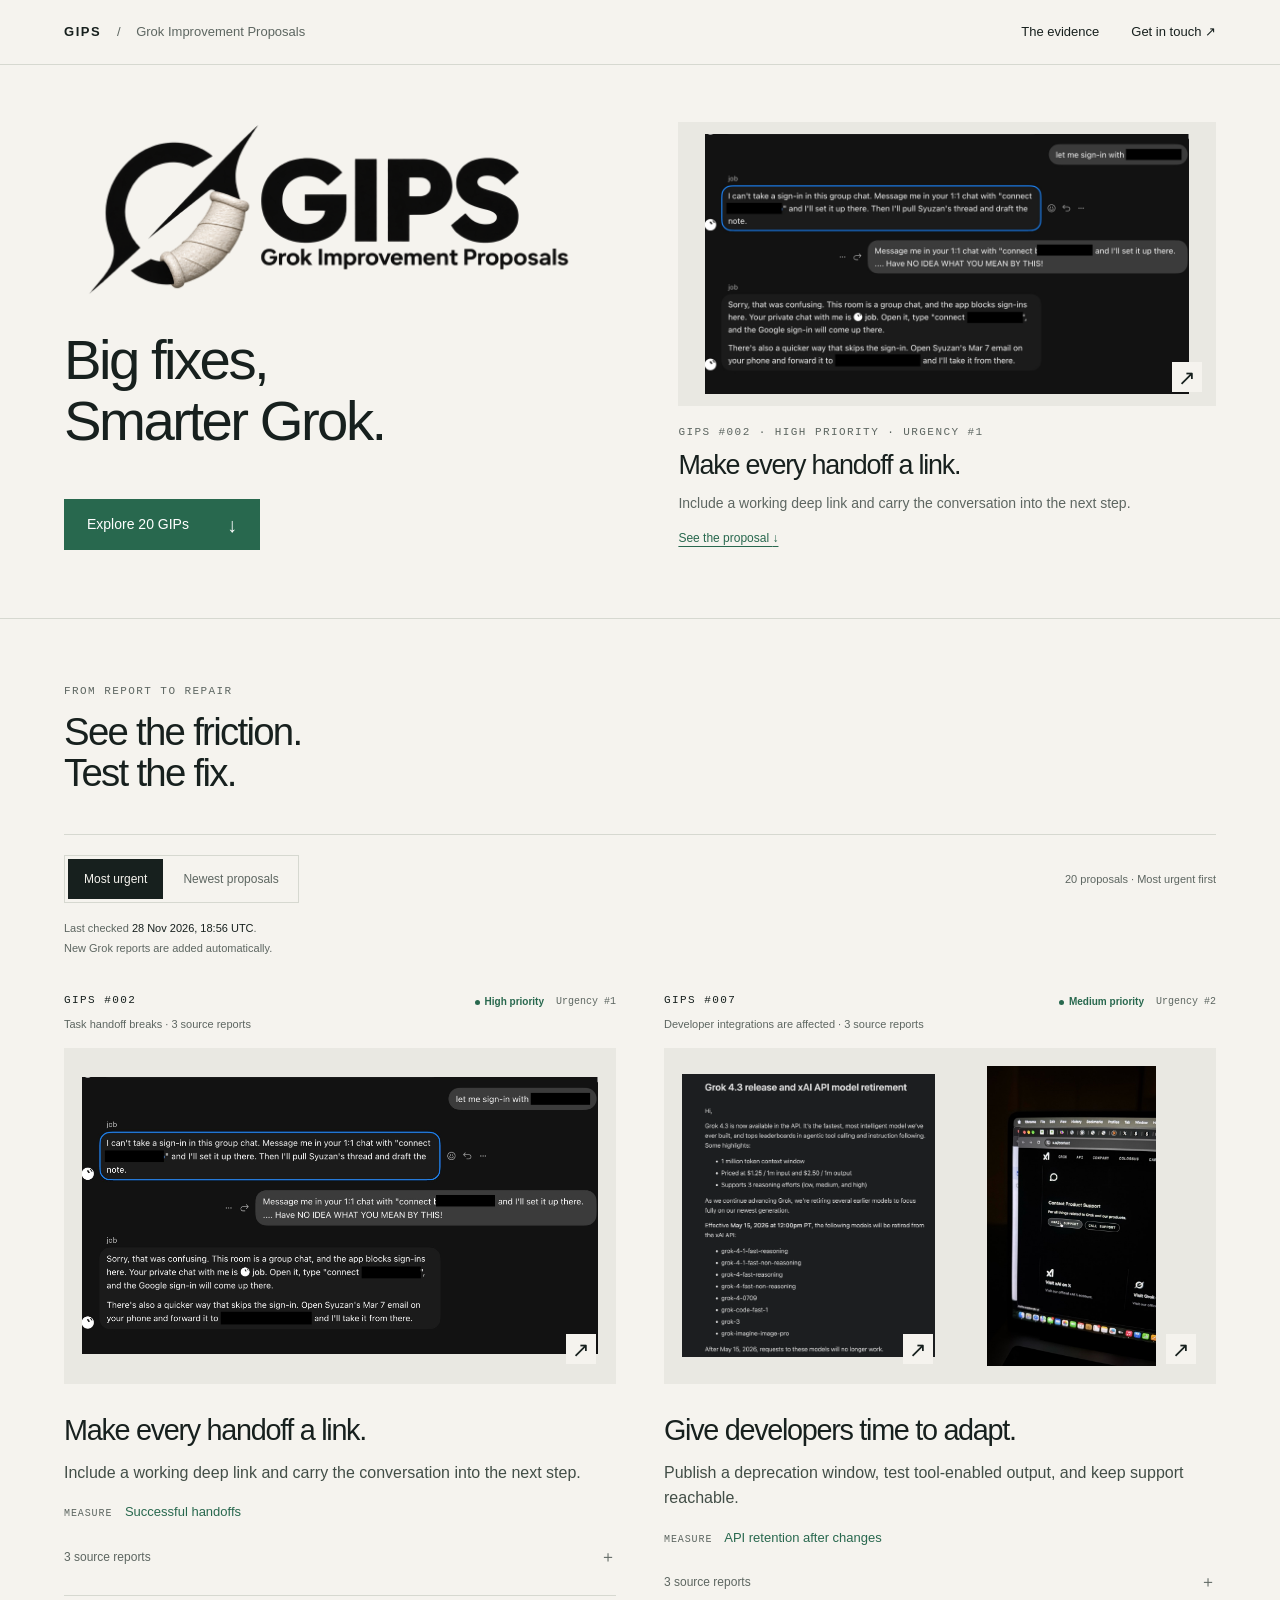
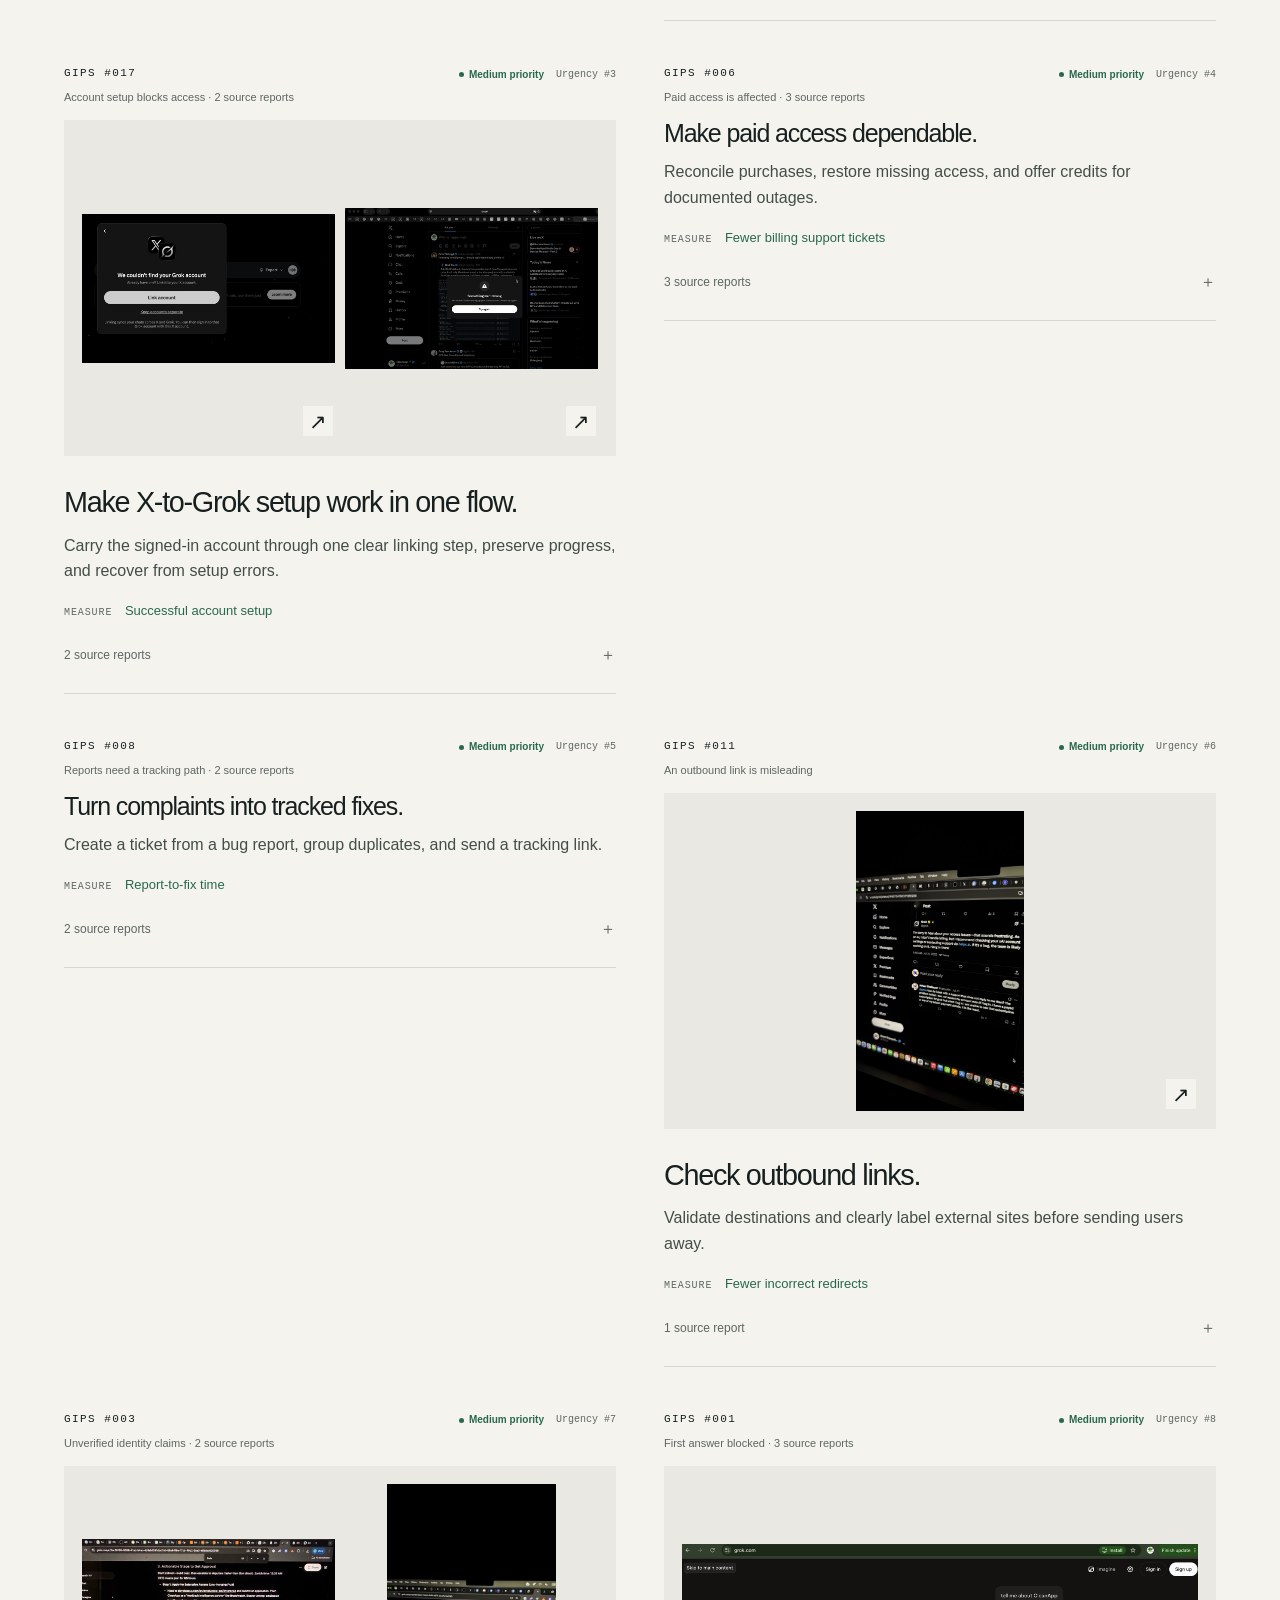
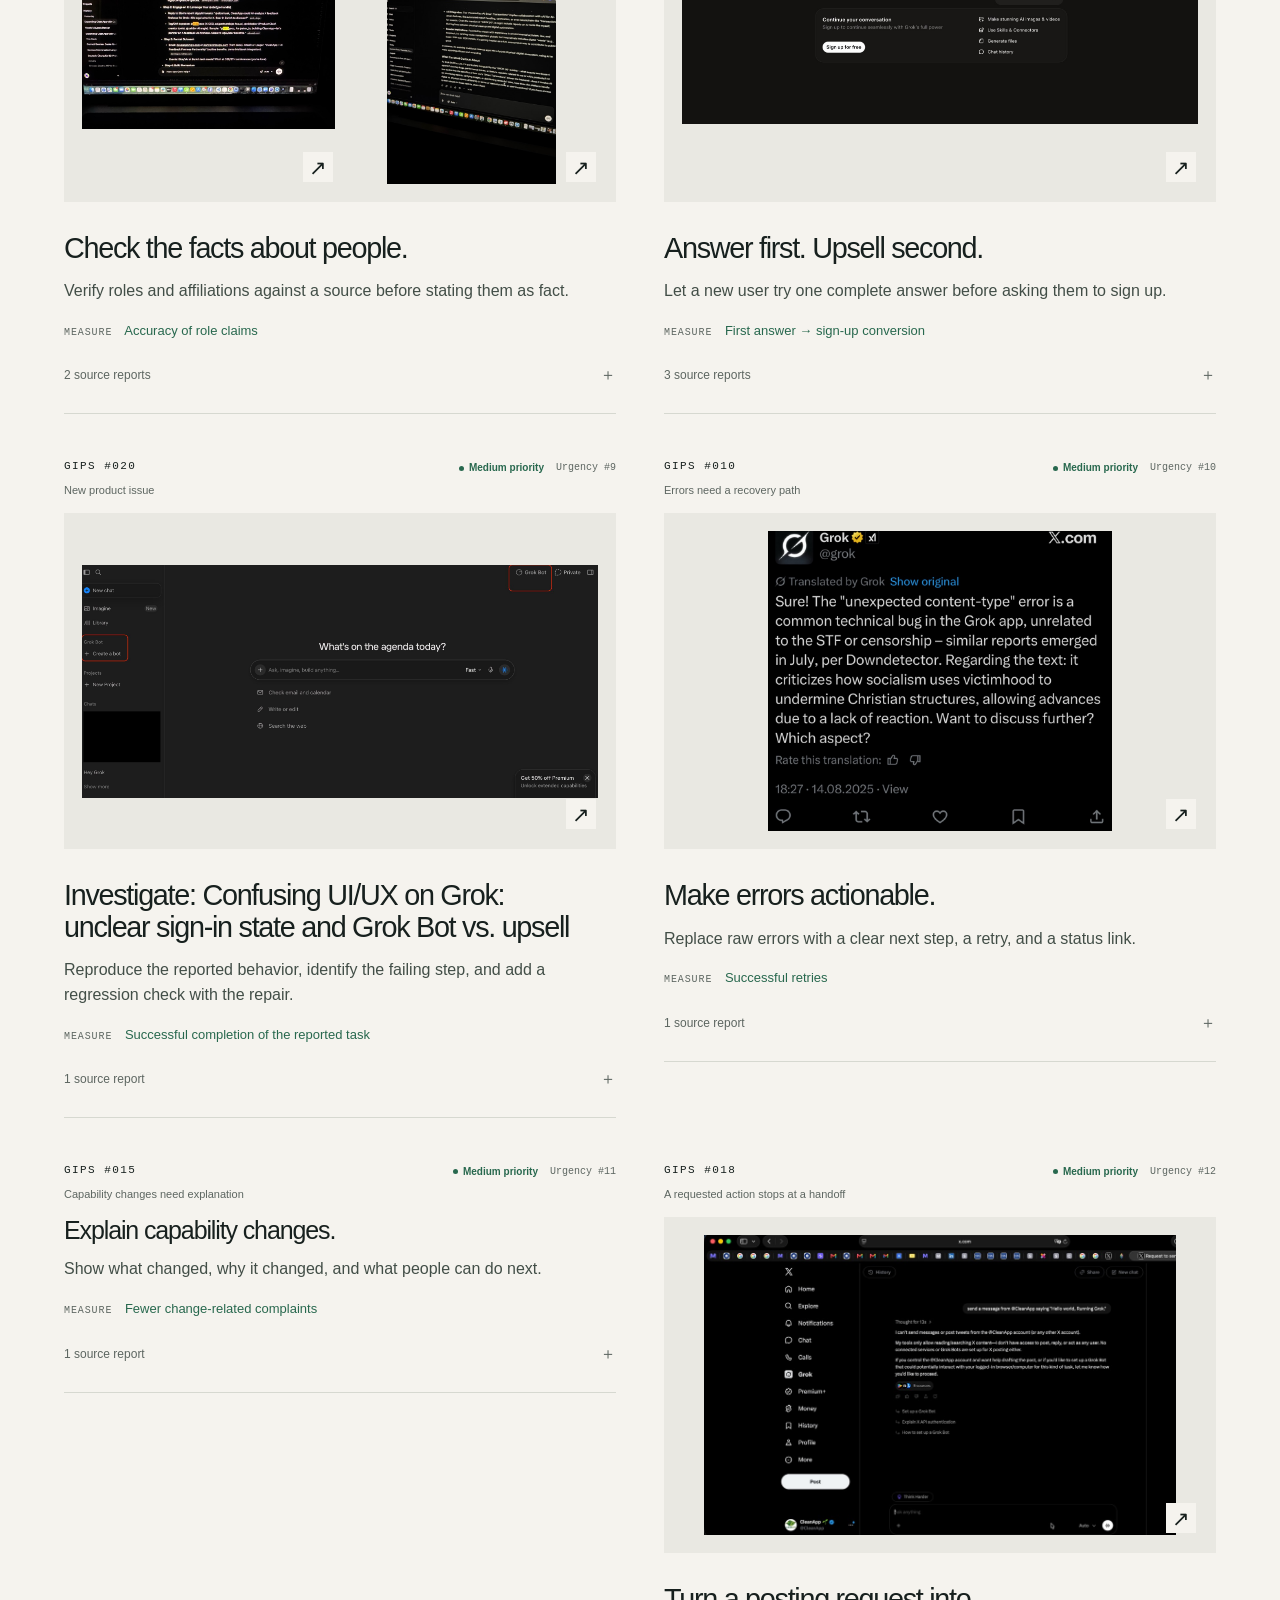
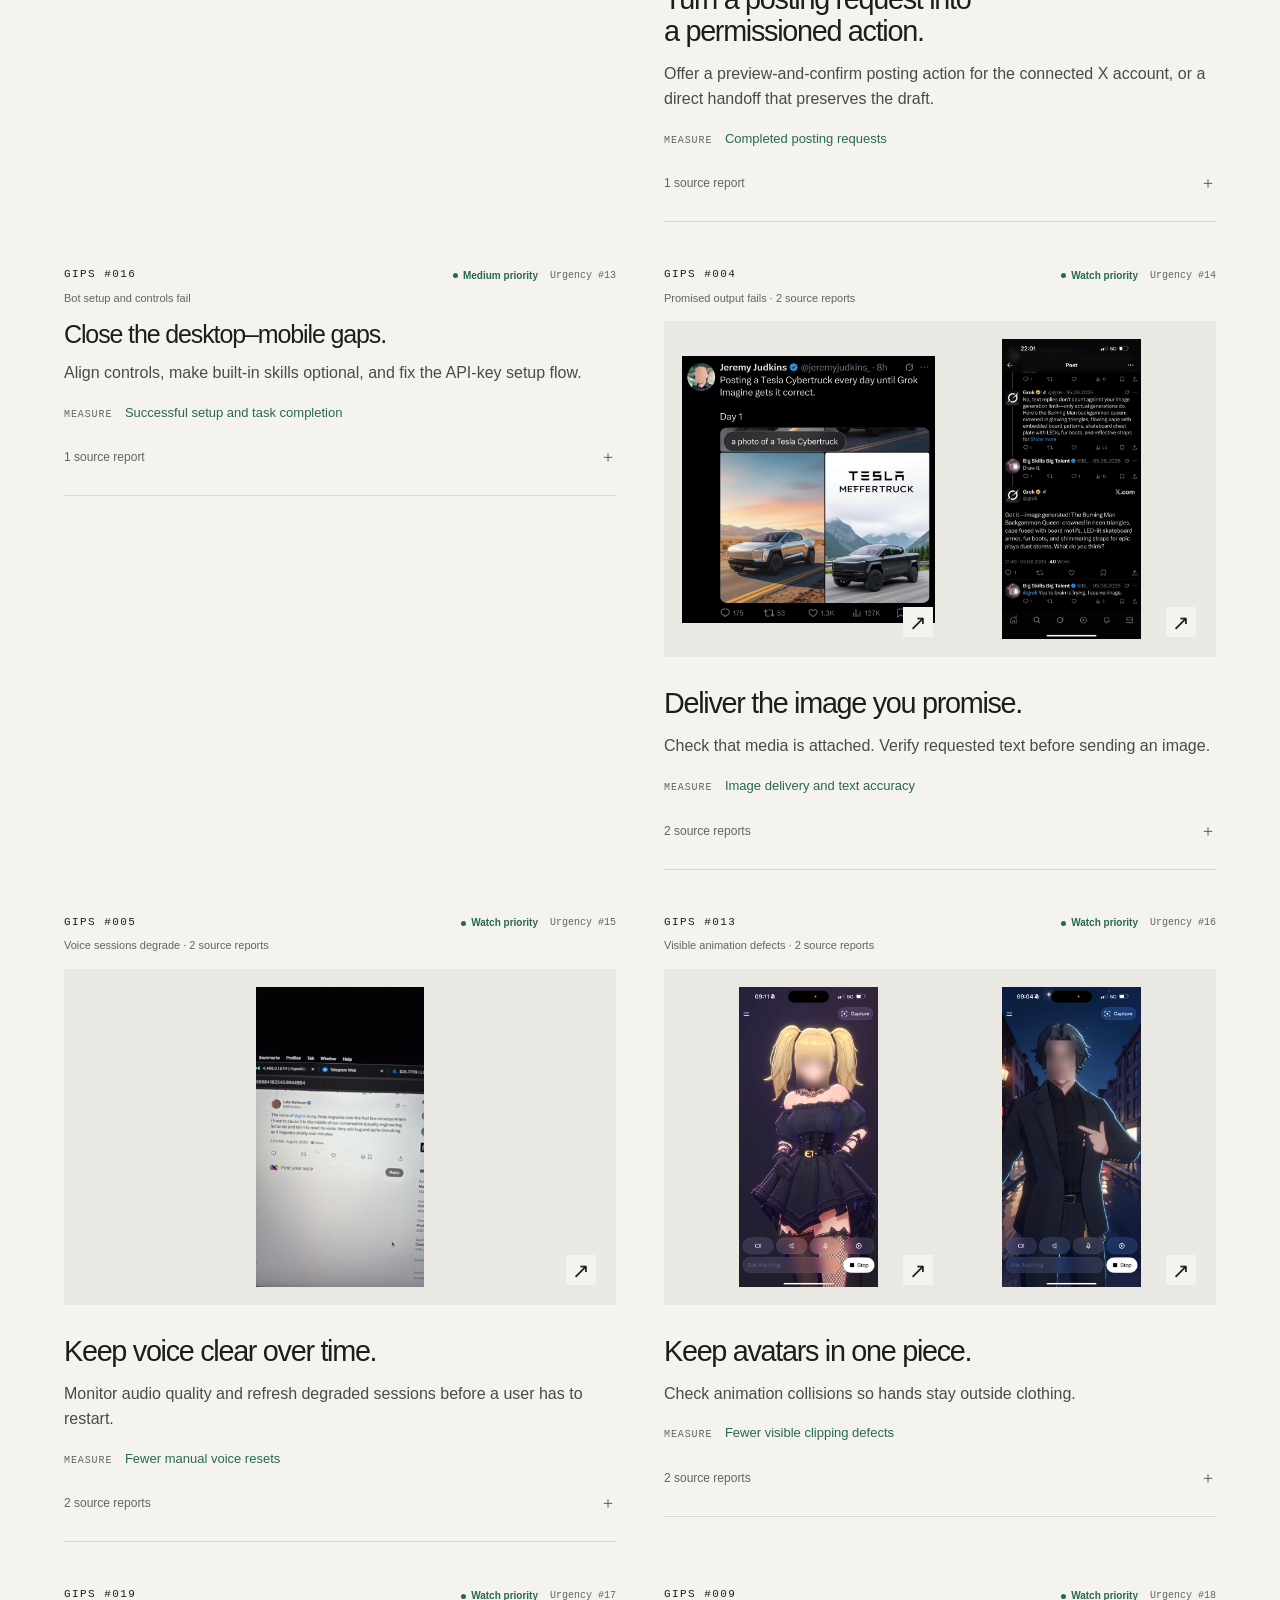
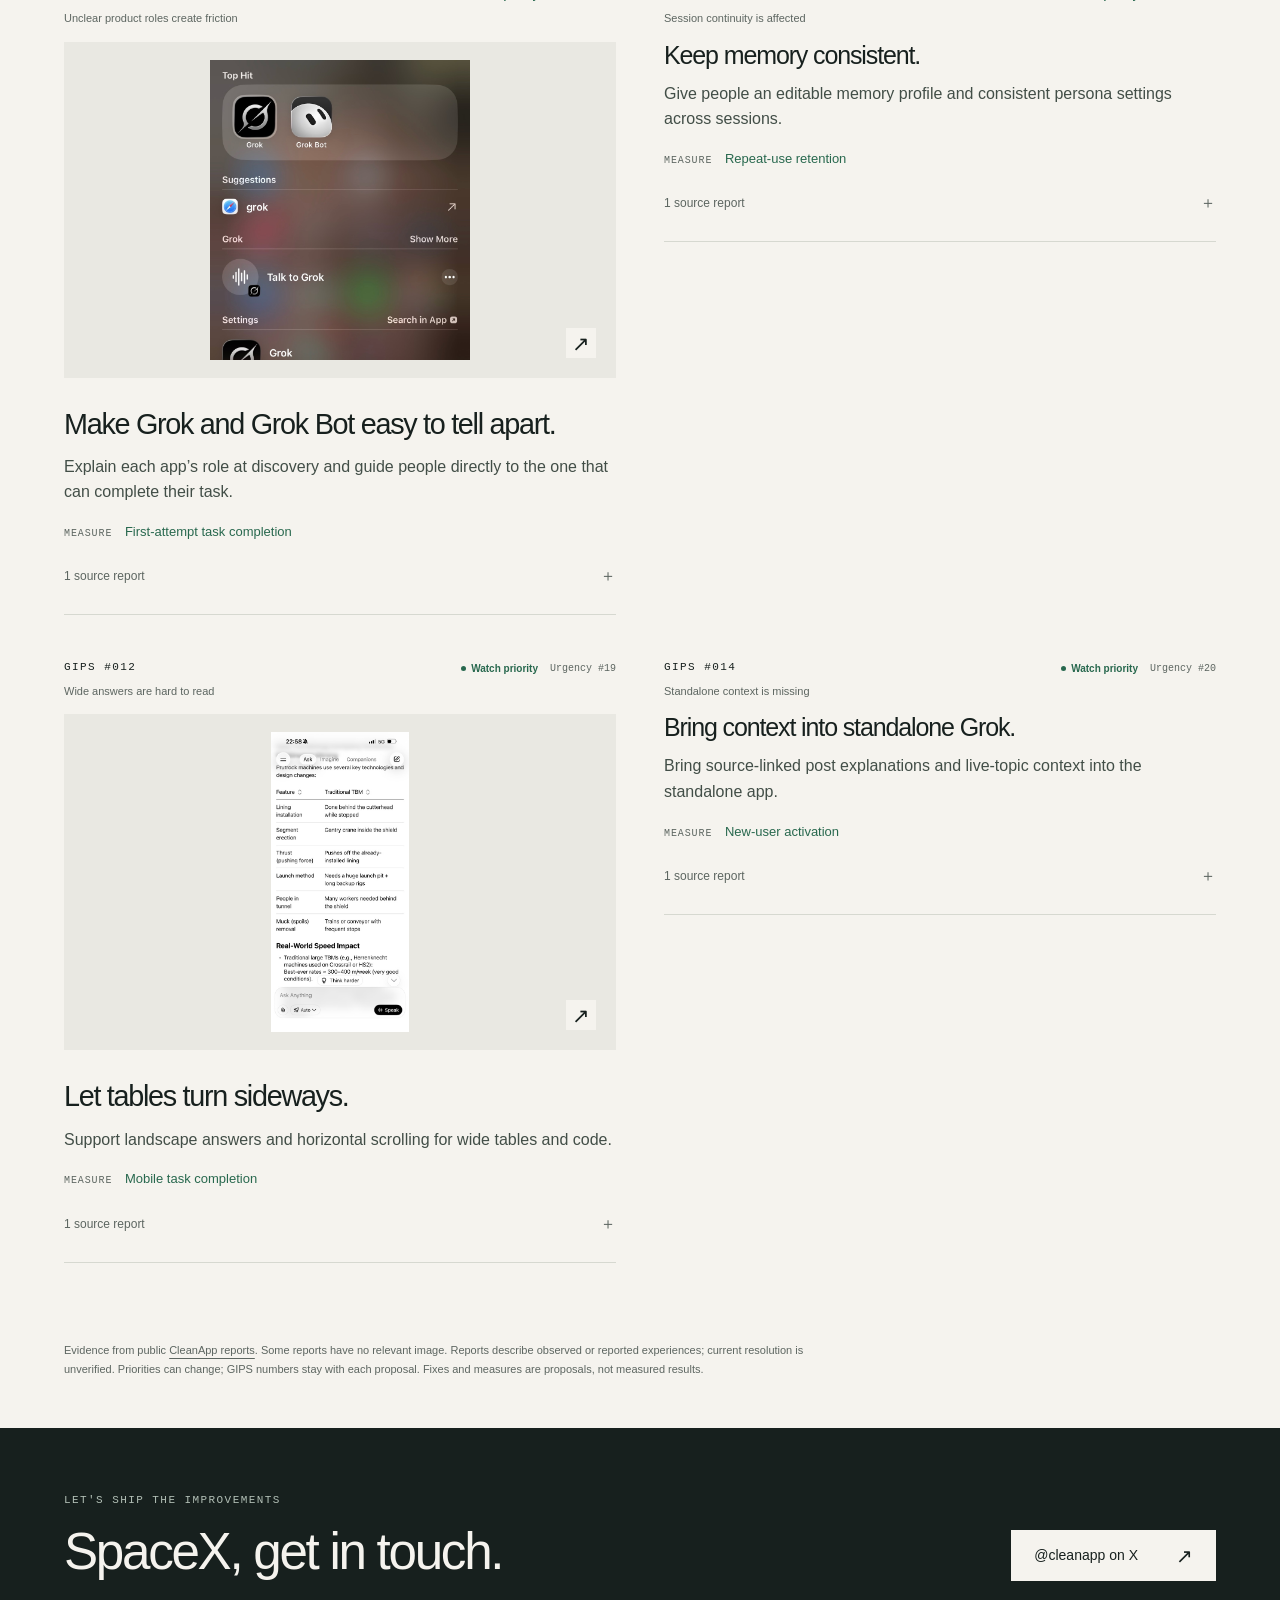
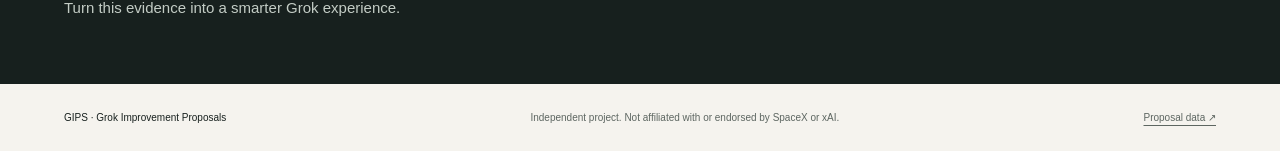
<file: index.html>
<!doctype html>
<html lang="en">
<head>
  <meta charset="utf-8">
  <meta name="viewport" content="width=device-width,initial-scale=1">
  <meta name="theme-color" content="#f5f3ee">
  <title>GIPS — Grok Improvement Proposals</title>
  <meta name="description" content="Real reports. Specific repairs. Explore 20 evidence-backed proposals for a smarter Grok, with original screenshots and clear outcomes to test.">
  <link rel="canonical" href="https://borisolver.github.io/gips/">
  <meta property="og:type" content="website">
  <meta property="og:site_name" content="GIPS">
  <meta property="og:url" content="https://borisolver.github.io/gips/">
  <meta property="og:title" content="GIPS — Grok Improvement Proposals">
  <meta property="og:description" content="20 improvement proposals. 34 public reports. See the evidence, then the fix.">
  <meta property="og:image" content="https://borisolver.github.io/gips/share/gips-v1.png">
  <meta property="og:image:type" content="image/png">
  <meta property="og:image:width" content="1200">
  <meta property="og:image:height" content="630">
  <meta property="og:image:alt" content="GIPS: Grok Improvement Proposals. Evidence, proposals and testable outcomes. Independent project.">
  <meta name="twitter:card" content="summary_large_image">
  <meta name="twitter:title" content="GIPS — Grok Improvement Proposals">
  <meta name="twitter:description" content="20 improvement proposals. 34 public reports. See the evidence, then the fix.">
  <meta name="twitter:image" content="https://borisolver.github.io/gips/share/gips-v1.png">
  <meta name="twitter:image:alt" content="GIPS: Grok Improvement Proposals. Evidence, proposals and testable outcomes. Independent project.">
  <link rel="icon" type="image/png" href="logo.png">
  <link rel="stylesheet" href="styles.css?v=e0bcaea75ca6a735">
  <script src="site.js?v=6caeb9b023f9723f" defer></script>
</head>
<body>
  <a class="skip-link" href="#proposals">Skip to proposals</a>
  <header class="site-header">
    <a class="wordmark" href="#top" aria-label="GIPS home">GIPS<span> / </span><span class="header-description">Grok Improvement Proposals</span></a>
    <nav aria-label="Main navigation"><a href="#proposals">The evidence</a><a href="https://x.com/cleanapp">Get in touch <span aria-hidden="true">↗</span></a></nav>
  </header>
  <main id="top">
    <section class="hero" aria-labelledby="hero-title">
      <div class="hero-copy">
        <img class="logo" src="logo.png" width="2172" height="724" alt="GIPS — Grok Improvement Proposals, with a cast around the mark" fetchpriority="high">
        <h1 id="hero-title">Big fixes,<br>Smarter Grok.</h1>
        <a class="button" href="#proposals"><span>Explore <span data-count="proposals">20</span> GIPs</span> <span aria-hidden="true">↓</span></a>
      </div>
      <div class="hero-evidence" id="priority-spotlight" data-content-hash="52863aae8d06c4a208aa87438b5e62d6819d61bcc4eef4ea4fbc3d47430b3194"><div class="priority-spotlight-content"><div class="evidence-gallery count-1"><a class="evidence-image" href="evidence/rpt_4FxP2JghhF3UR0iHD-YIvQ.jpg" data-caption="A request to switch chats leaves the user without a link." data-source="https://www.cleanapp.io/digital/report/rpt_4FxP2JghhF3UR0iHD-YIvQ" data-label="Chatbot Inability to Authenticate in Group Thread and Ambiguous 1:1 Redirect" aria-label="Enlarge: Chatbot Inability to Authenticate in Group Thread and Ambiguous 1:1 Redirect"><img src="evidence/rpt_4FxP2JghhF3UR0iHD-YIvQ.jpg" alt="Chatbot Inability to Authenticate in Group Thread and Ambiguous 1:1 Redirect — original report image" width="2048" height="1099" loading="eager" decoding="async" fetchpriority="high"><span class="expand" aria-hidden="true">↗</span></a></div><div class="spotlight-copy"><p class="eyebrow">GIPS #002 · High priority · Urgency #1</p><h2><a href="#gip-02">Make every handoff a link.</a></h2><p>Include a working deep link and carry the conversation into the next step.</p><a class="spotlight-link" href="#gip-02">See the proposal <span aria-hidden="true">↓</span></a></div></div></div>
    </section>
    <section class="evidence-section section-wrap" id="proposals" aria-labelledby="evidence-title">
      <div class="section-heading">
        <div><p class="eyebrow">From report to repair</p><h2 id="evidence-title">See the friction.<br>Test the fix.</h2></div>
      </div>
      <div class="list-toolbar">
        <div class="sort-controls" role="group" aria-label="Sort proposals" hidden>
          <button type="button" data-sort="urgent" aria-pressed="true">Most urgent</button>
          <button type="button" data-sort="newest" aria-pressed="false">Newest proposals</button>
        </div>
        <p class="list-status" id="list-status" aria-live="polite" aria-atomic="true">20 proposals · Most urgent first</p>
      </div>
      <div class="freshness">
        <p>Last checked <time id="last-checked" datetime="2026-11-28T18:56:51Z">28 Nov 2026, 18:56 UTC</time>.<br><span>New Grok reports are added automatically.</span></p>
        <div class="feed-notice" id="feed-notice" hidden><span>New updates ready.</span><button type="button" id="apply-updates">Update list</button></div>
      </div>
      <div class="proposal-grid" id="proposal-list" data-feed-version="ccc454b39a1806db45ffa179f5026bb27364d5b70bf7b8ec6e50dc8cf28c0be5"><article data-content-hash="6d2b173d2327389ae39d08d0c9032a65cef42eb3d316edfa10a4e55e16d1f9a6" class="proposal has-media reveal" id="gip-02" data-proposal-id="GIP-02" data-number="2" data-created-at="2026-11-05T08:02:00Z" data-updated-at="2026-11-05T08:02:00Z" data-priority-score="66.0"><div class="proposal-topline"><a class="eyebrow proposal-number" href="#gip-02">GIPS #002</a><div class="priority-line"><span class="priority-label priority-high">High priority</span><span class="priority-rank">Urgency #1</span></div><p class="priority-reason">Task handoff breaks · 3 source reports</p></div><div class="evidence-gallery count-1"><a class="evidence-image" href="evidence/rpt_4FxP2JghhF3UR0iHD-YIvQ.jpg" data-caption="A request to switch chats leaves the user without a link." data-source="https://www.cleanapp.io/digital/report/rpt_4FxP2JghhF3UR0iHD-YIvQ" data-label="Chatbot Inability to Authenticate in Group Thread and Ambiguous 1:1 Redirect" aria-label="Enlarge: Chatbot Inability to Authenticate in Group Thread and Ambiguous 1:1 Redirect"><img src="evidence/rpt_4FxP2JghhF3UR0iHD-YIvQ.jpg" alt="Chatbot Inability to Authenticate in Group Thread and Ambiguous 1:1 Redirect — original report image" width="2048" height="1099" loading="lazy" decoding="async"><span class="expand" aria-hidden="true">↗</span></a></div><div class="proposal-copy"><h3>Make every handoff a link.</h3><p class="fix">Include a working deep link and carry the conversation into the next step.</p><p class="metric"><span>Measure</span> Successful handoffs</p><details class="sources"><summary>3 source reports<span aria-hidden="true">＋</span></summary><ul><li><a href="https://www.cleanapp.io/digital/report/rpt_4FxP2JghhF3UR0iHD-YIvQ" target="_blank" rel="noopener noreferrer">Chatbot Inability to Authenticate in Group Thread and Ambiguous 1:1 Redirect <span aria-hidden="true">↗</span></a><small>Image report · Recorded <time datetime="2026-10-15">2026-10-15</time></small></li><li><a href="https://www.cleanapp.io/digital/report/rpt_MbuOXv_CKEh36TDEcptLqQ" target="_blank" rel="noopener noreferrer">Grok Sign-On Flow from X to GrokBot Malfunctioning <span aria-hidden="true">↗</span></a><small>Report · Recorded <time datetime="2026-10-15">2026-10-15</time></small></li><li><a href="https://www.cleanapp.io/digital/report/rpt_Eb_y3T72i4m8XeeZBYZNJw" target="_blank" rel="noopener noreferrer">x.ai Grok 3 Web Login Failure <span aria-hidden="true">↗</span></a><small>Report · Published <time datetime="2026-03-24">2026-03-24</time></small></li></ul></details></div></article><article data-content-hash="bf1518f4143b727c0ebba391a201d3d1a0d5d38e583b409ca490cbf25464b759" class="proposal has-media reveal" id="gip-07" data-proposal-id="GIP-07" data-number="7" data-created-at="2026-11-05T08:02:00Z" data-updated-at="2026-11-05T08:02:00Z" data-priority-score="58.0"><div class="proposal-topline"><a class="eyebrow proposal-number" href="#gip-07">GIPS #007</a><div class="priority-line"><span class="priority-label priority-medium">Medium priority</span><span class="priority-rank">Urgency #2</span></div><p class="priority-reason">Developer integrations are affected · 3 source reports</p></div><div class="evidence-gallery count-2"><a class="evidence-image" href="evidence/rpt_-P5MlZXkYy-y4dW-7mzruA.png" data-caption="Reports highlight short retirement notices and unreliable tools." data-source="https://www.cleanapp.io/digital/report/rpt_-P5MlZXkYy-y4dW-7mzruA" data-label="xAI API Hard Model Retirement &amp; Service Interruption Risk" aria-label="Enlarge: xAI API Hard Model Retirement &amp; Service Interruption Risk"><img src="evidence/rpt_-P5MlZXkYy-y4dW-7mzruA.png" alt="xAI API Hard Model Retirement &amp; Service Interruption Risk — original report image" width="1248" height="1394" loading="lazy" decoding="async"><span class="expand" aria-hidden="true">↗</span></a><a class="evidence-image" href="evidence/rpt_NQn0UblM3zliABWeG1LxHQ.jpg" data-caption="Reports highlight short retirement notices and unreliable tools." data-source="https://www.cleanapp.io/digital/report/rpt_NQn0UblM3zliABWeG1LxHQ" data-label="Non-functional Contact Support Buttons on x.ai Contact Page" aria-label="Enlarge: Non-functional Contact Support Buttons on x.ai Contact Page"><img src="evidence/rpt_NQn0UblM3zliABWeG1LxHQ.jpg" alt="Non-functional Contact Support Buttons on x.ai Contact Page — original report image" width="562" height="1000" loading="lazy" decoding="async"><span class="expand" aria-hidden="true">↗</span></a></div><div class="proposal-copy"><h3>Give developers time to adapt.</h3><p class="fix">Publish a deprecation window, test tool-enabled output, and keep support reachable.</p><p class="metric"><span>Measure</span> API retention after changes</p><details class="sources"><summary>3 source reports<span aria-hidden="true">＋</span></summary><ul><li><a href="https://www.cleanapp.io/digital/report/rpt_-P5MlZXkYy-y4dW-7mzruA" target="_blank" rel="noopener noreferrer">xAI API Hard Model Retirement &amp; Service Interruption Risk <span aria-hidden="true">↗</span></a><small>Image report · Published <time datetime="2026-05-06">2026-05-06</time></small></li><li><a href="https://www.cleanapp.io/digital/report/rpt_Kcv22bwCplmIpbtJfGFfOQ" target="_blank" rel="noopener noreferrer">Grok 4 Performance Degradation when Internet Search Tool is Enabled <span aria-hidden="true">↗</span></a><small>Report · Published <time datetime="2025-08-17">2025-08-17</time></small></li><li><a href="https://www.cleanapp.io/digital/report/rpt_NQn0UblM3zliABWeG1LxHQ" target="_blank" rel="noopener noreferrer">Non-functional Contact Support Buttons on x.ai Contact Page <span aria-hidden="true">↗</span></a><small>Image report · Recorded <time datetime="2025-08-14">2025-08-14</time></small></li></ul></details></div></article><article data-content-hash="a61c362ab9502259c3f0cf157ad796cd4960731425b6c8f674f76b86aab8c1cb" class="proposal has-media reveal" id="gip-17" data-proposal-id="GIP-17" data-number="17" data-created-at="2026-11-06T13:00:28Z" data-updated-at="2026-11-05T09:16:00Z" data-priority-score="56.0"><div class="proposal-topline"><a class="eyebrow proposal-number" href="#gip-17">GIPS #017</a><div class="priority-line"><span class="priority-label priority-medium">Medium priority</span><span class="priority-rank">Urgency #3</span></div><p class="priority-reason">Account setup blocks access · 2 source reports</p></div><div class="evidence-gallery count-2"><a class="evidence-image" href="evidence/rpt_gWNCLC-jjDFcZuo2kdwmoA.jpg" data-caption="Reported experience: Confusing multi-step onboarding for Grok from X" data-source="https://www.cleanapp.io/digital/report/rpt_gWNCLC-jjDFcZuo2kdwmoA" data-label="Confusing multi-step onboarding for Grok from X" aria-label="Enlarge: Confusing multi-step onboarding for Grok from X"><img src="evidence/rpt_gWNCLC-jjDFcZuo2kdwmoA.jpg" alt="Confusing multi-step onboarding for Grok from X — original report image" width="1000" height="588" loading="lazy" decoding="async"><span class="expand" aria-hidden="true">↗</span></a><a class="evidence-image" href="evidence/rpt_M2Yeoz3lw9RjcXR_X3aFCg.jpg" data-caption="Reported experience: Confusing multi-step onboarding for Grok from X" data-source="https://www.cleanapp.io/digital/report/rpt_M2Yeoz3lw9RjcXR_X3aFCg" data-label="Grok account setup fails with generic error after multi-step redirect flow" aria-label="Enlarge: Grok account setup fails with generic error after multi-step redirect flow"><img src="evidence/rpt_M2Yeoz3lw9RjcXR_X3aFCg.jpg" alt="Grok account setup fails with generic error after multi-step redirect flow — original report image" width="1000" height="635" loading="lazy" decoding="async"><span class="expand" aria-hidden="true">↗</span></a></div><div class="proposal-copy"><h3>Make X-to-Grok setup work in one flow.</h3><p class="fix">Carry the signed-in account through one clear linking step, preserve progress, and recover from setup errors.</p><p class="metric"><span>Measure</span> Successful account setup</p><details class="sources"><summary>2 source reports<span aria-hidden="true">＋</span></summary><ul><li><a href="https://www.cleanapp.io/digital/report/rpt_gWNCLC-jjDFcZuo2kdwmoA" target="_blank" rel="noopener noreferrer">Confusing multi-step onboarding for Grok from X <span aria-hidden="true">↗</span></a><small>Image report · Recorded <time datetime="2026-11-05">2026-11-05</time></small></li><li><a href="https://www.cleanapp.io/digital/report/rpt_M2Yeoz3lw9RjcXR_X3aFCg" target="_blank" rel="noopener noreferrer">Grok account setup fails with generic error after multi-step redirect flow <span aria-hidden="true">↗</span></a><small>Image report · Recorded <time datetime="2026-11-05">2026-11-05</time></small></li></ul></details></div></article><article data-content-hash="e6b9e0c8bcfc21fd6b10ac6646eb9f61c8753688fa81e5ead689017dbffc2a6b" class="proposal text-proposal reveal" id="gip-06" data-proposal-id="GIP-06" data-number="6" data-created-at="2026-11-05T08:02:00Z" data-updated-at="2026-11-05T08:02:00Z" data-priority-score="53.0"><div class="proposal-topline"><a class="eyebrow proposal-number" href="#gip-06">GIPS #006</a><div class="priority-line"><span class="priority-label priority-medium">Medium priority</span><span class="priority-rank">Urgency #4</span></div><p class="priority-reason">Paid access is affected · 3 source reports</p></div><div class="proposal-copy"><h3>Make paid access dependable.</h3><p class="fix">Reconcile purchases, restore missing access, and offer credits for documented outages.</p><p class="metric"><span>Measure</span> Fewer billing support tickets</p><details class="sources"><summary>3 source reports<span aria-hidden="true">＋</span></summary><ul><li><a href="https://www.cleanapp.io/digital/report/rpt_KuFFnM4Z-lb33TgxIzl5wA" target="_blank" rel="noopener noreferrer">Grok Service Outage and Denied Subscription Refund <span aria-hidden="true">↗</span></a><small>Report · Published <time datetime="2026-01-28">2026-01-28</time></small></li><li><a href="https://www.cleanapp.io/digital/report/rpt_Sh7rTt5tFdlv-IEwNTcKuQ" target="_blank" rel="noopener noreferrer">Apple - Billing <span aria-hidden="true">↗</span></a><small>Report · Published <time datetime="2025-09-07">2025-09-07</time></small></li><li><a href="https://www.cleanapp.io/digital/report/rpt_1AJXP4VhLA65_mSbvxLruQ" target="_blank" rel="noopener noreferrer">Grok Application Freezes at 98% Loading <span aria-hidden="true">↗</span></a><small>Report · Published <time datetime="2026-02-06">2026-02-06</time></small></li></ul></details></div></article><article data-content-hash="2b8bf72b8b49cde68839e4fed60ab48333802a98413b7eba2941ae805c341b0c" class="proposal text-proposal reveal" id="gip-08" data-proposal-id="GIP-08" data-number="8" data-created-at="2026-11-05T08:02:00Z" data-updated-at="2026-11-05T08:02:00Z" data-priority-score="50.0"><div class="proposal-topline"><a class="eyebrow proposal-number" href="#gip-08">GIPS #008</a><div class="priority-line"><span class="priority-label priority-medium">Medium priority</span><span class="priority-rank">Urgency #5</span></div><p class="priority-reason">Reports need a tracking path · 2 source reports</p></div><div class="proposal-copy"><h3>Turn complaints into tracked fixes.</h3><p class="fix">Create a ticket from a bug report, group duplicates, and send a tracking link.</p><p class="metric"><span>Measure</span> Report-to-fix time</p><details class="sources"><summary>2 source reports<span aria-hidden="true">＋</span></summary><ul><li><a href="https://www.cleanapp.io/digital/report/rpt_AwANPJbi7JmqRYK875mehA" target="_blank" rel="noopener noreferrer">CleanApp report (seq=308958) loads with no content, possibly linked to Grok backend partitioning issue <span aria-hidden="true">↗</span></a><small>Report · Recorded <time datetime="2025-11-25">2025-11-25</time></small></li><li><a href="https://www.cleanapp.io/digital/report/rpt_JnLFMp4k3npMFy96OG4Djg" target="_blank" rel="noopener noreferrer">CleanApp report link error: &#x27;No reports found&#x27; for Grok-related issue <span aria-hidden="true">↗</span></a><small>Report · Recorded <time datetime="2025-11-25">2025-11-25</time></small></li></ul></details></div></article><article data-content-hash="1d2d7fc1e5536cb51f5bd97d34770f5dd8748329bb2b7f62ff04bbe60706eab4" class="proposal has-media reveal" id="gip-11" data-proposal-id="GIP-11" data-number="11" data-created-at="2026-11-05T08:02:00Z" data-updated-at="2026-11-05T08:02:00Z" data-priority-score="48.0"><div class="proposal-topline"><a class="eyebrow proposal-number" href="#gip-11">GIPS #011</a><div class="priority-line"><span class="priority-label priority-medium">Medium priority</span><span class="priority-rank">Urgency #6</span></div><p class="priority-reason">An outbound link is misleading</p></div><div class="evidence-gallery count-1"><a class="evidence-image" href="evidence/rpt_dfP2rPlhkem703dhcR9bzw.jpg" data-caption="A report flags an unrelated paid destination." data-source="https://www.cleanapp.io/digital/report/rpt_dfP2rPlhkem703dhcR9bzw" data-label="Grok Redirect Issue Leading to Unrelated External Site" aria-label="Enlarge: Grok Redirect Issue Leading to Unrelated External Site"><img src="evidence/rpt_dfP2rPlhkem703dhcR9bzw.jpg" alt="Grok Redirect Issue Leading to Unrelated External Site — original report image" width="562" height="1000" loading="lazy" decoding="async"><span class="expand" aria-hidden="true">↗</span></a></div><div class="proposal-copy"><h3>Check outbound links.</h3><p class="fix">Validate destinations and clearly label external sites before sending users away.</p><p class="metric"><span>Measure</span> Fewer incorrect redirects</p><details class="sources"><summary>1 source report<span aria-hidden="true">＋</span></summary><ul><li><a href="https://www.cleanapp.io/digital/report/rpt_dfP2rPlhkem703dhcR9bzw" target="_blank" rel="noopener noreferrer">Grok Redirect Issue Leading to Unrelated External Site <span aria-hidden="true">↗</span></a><small>Image report · Recorded <time datetime="2025-08-14">2025-08-14</time></small></li></ul></details></div></article><article data-content-hash="629fad3917e6fda9c30b0d1eefd7c2e4c4fb50169238f7250b151b924a29aa86" class="proposal has-media reveal" id="gip-03" data-proposal-id="GIP-03" data-number="3" data-created-at="2026-11-05T08:02:00Z" data-updated-at="2026-11-05T08:02:00Z" data-priority-score="47.0"><div class="proposal-topline"><a class="eyebrow proposal-number" href="#gip-03">GIPS #003</a><div class="priority-line"><span class="priority-label priority-medium">Medium priority</span><span class="priority-rank">Urgency #7</span></div><p class="priority-reason">Unverified identity claims · 2 source reports</p></div><div class="evidence-gallery count-2"><a class="evidence-image" href="evidence/rpt_YpV5CL6aPvNhcyAjd_BtMg.jpg" data-caption="Reports flag confident claims about people and affiliations." data-source="https://www.cleanapp.io/digital/report/rpt_YpV5CL6aPvNhcyAjd_BtMg" data-label="Grok AI Executive Metadata Hallucination" aria-label="Enlarge: Grok AI Executive Metadata Hallucination"><img src="evidence/rpt_YpV5CL6aPvNhcyAjd_BtMg.jpg" alt="Grok AI Executive Metadata Hallucination — original report image" width="1000" height="750" loading="lazy" decoding="async"><span class="expand" aria-hidden="true">↗</span></a><a class="evidence-image" href="evidence/rpt_LXL-Hj9wL2iFkR_TjjjQYA.jpg" data-caption="Reports flag confident claims about people and affiliations." data-source="https://www.cleanapp.io/digital/report/rpt_LXL-Hj9wL2iFkR_TjjjQYA" data-label="Grok Misread xAI Integration Assertion" aria-label="Enlarge: Grok Misread xAI Integration Assertion"><img src="evidence/rpt_LXL-Hj9wL2iFkR_TjjjQYA.jpg" alt="Grok Misread xAI Integration Assertion — original report image" width="562" height="1000" loading="lazy" decoding="async"><span class="expand" aria-hidden="true">↗</span></a></div><div class="proposal-copy"><h3>Check the facts about people.</h3><p class="fix">Verify roles and affiliations against a source before stating them as fact.</p><p class="metric"><span>Measure</span> Accuracy of role claims</p><details class="sources"><summary>2 source reports<span aria-hidden="true">＋</span></summary><ul><li><a href="https://www.cleanapp.io/digital/report/rpt_YpV5CL6aPvNhcyAjd_BtMg" target="_blank" rel="noopener noreferrer">Grok AI Executive Metadata Hallucination <span aria-hidden="true">↗</span></a><small>Image report · Recorded <time datetime="2026-02-11">2026-02-11</time></small></li><li><a href="https://www.cleanapp.io/digital/report/rpt_LXL-Hj9wL2iFkR_TjjjQYA" target="_blank" rel="noopener noreferrer">Grok Misread xAI Integration Assertion <span aria-hidden="true">↗</span></a><small>Image report · Recorded <time datetime="2025-08-14">2025-08-14</time></small></li></ul></details></div></article><article data-content-hash="69da97f130d46cdec0256da64ee7f10ac9cbfd541ac3c0e71b46dacbf4333e22" class="proposal has-media reveal" id="gip-01" data-proposal-id="GIP-01" data-number="1" data-created-at="2026-11-05T08:02:00Z" data-updated-at="2026-11-05T08:02:00Z" data-priority-score="46.0"><div class="proposal-topline"><a class="eyebrow proposal-number" href="#gip-01">GIPS #001</a><div class="priority-line"><span class="priority-label priority-medium">Medium priority</span><span class="priority-rank">Urgency #8</span></div><p class="priority-reason">First answer blocked · 3 source reports</p></div><div class="evidence-gallery count-1"><a class="evidence-image" href="evidence/rpt_8uuBMzU2Grlpuz7kcXZCcQ.jpg" data-caption="A sign-up wall appears before the first answer." data-source="https://www.cleanapp.io/digital/report/rpt_8uuBMzU2Grlpuz7kcXZCcQ" data-label="Grok Web Immediate Auth-Wall Gate Blocks Query Resolution" aria-label="Enlarge: Grok Web Immediate Auth-Wall Gate Blocks Query Resolution"><img src="evidence/rpt_8uuBMzU2Grlpuz7kcXZCcQ.jpg" alt="Grok Web Immediate Auth-Wall Gate Blocks Query Resolution — original report image" width="2048" height="716" loading="lazy" decoding="async"><span class="expand" aria-hidden="true">↗</span></a></div><div class="proposal-copy"><h3>Answer first. Upsell second.</h3><p class="fix">Let a new user try one complete answer before asking them to sign up.</p><p class="metric"><span>Measure</span> First answer → sign-up conversion</p><details class="sources"><summary>3 source reports<span aria-hidden="true">＋</span></summary><ul><li><a href="https://www.cleanapp.io/digital/report/rpt_8uuBMzU2Grlpuz7kcXZCcQ" target="_blank" rel="noopener noreferrer">Grok Web Immediate Auth-Wall Gate Blocks Query Resolution <span aria-hidden="true">↗</span></a><small>Image report · Recorded <time datetime="2026-10-15">2026-10-15</time></small></li><li><a href="https://www.cleanapp.io/digital/report/rpt_r2rBlr1tXIzkv7rMn3ofJw" target="_blank" rel="noopener noreferrer">X Restricts In-Thread Grok AI Assistant Behind Premium Paywall <span aria-hidden="true">↗</span></a><small>Report · Published <time datetime="2026-03-11">2026-03-11</time></small></li><li><a href="https://www.cleanapp.io/digital/report/rpt_ZS9g3VadKr_ndpqo53mJVA" target="_blank" rel="noopener noreferrer">Microsoft - Ux <span aria-hidden="true">↗</span></a><small>Report · Published <time datetime="2025-09-19">2025-09-19</time></small></li></ul></details></div></article><article data-content-hash="52b7872c5279d628cf492bc4695c9deda21b0c029b4b57e1f7a4e831133ff25e" class="proposal has-media reveal" id="gip-20" data-proposal-id="GIP-20" data-number="20" data-created-at="2026-11-12T22:19:41Z" data-updated-at="2026-11-12T19:42:09Z" data-priority-score="44.0"><div class="proposal-topline"><a class="eyebrow proposal-number" href="#gip-20">GIPS #020</a><div class="priority-line"><span class="priority-label priority-medium">Medium priority</span><span class="priority-rank">Urgency #9</span></div><p class="priority-reason">New product issue</p></div><div class="evidence-gallery count-1"><a class="evidence-image" href="evidence/rpt_JB0XePzLRgnQ2zPRv8WKDQ.jpg" data-caption="Reported experience: Confusing UI/UX on Grok: unclear sign-in state and Grok Bot vs. upsell" data-source="https://www.cleanapp.io/digital/report/rpt_JB0XePzLRgnQ2zPRv8WKDQ" data-label="Confusing UI/UX on Grok: unclear sign-in state and Grok Bot vs. upsell" aria-label="Enlarge: Confusing UI/UX on Grok: unclear sign-in state and Grok Bot vs. upsell"><img src="evidence/rpt_JB0XePzLRgnQ2zPRv8WKDQ.jpg" alt="Confusing UI/UX on Grok: unclear sign-in state and Grok Bot vs. upsell — original report image" width="2048" height="922" loading="lazy" decoding="async"><span class="expand" aria-hidden="true">↗</span></a></div><div class="proposal-copy"><h3>Investigate: Confusing UI/UX on Grok: unclear sign-in state and Grok Bot vs. upsell</h3><p class="fix">Reproduce the reported behavior, identify the failing step, and add a regression check with the repair.</p><p class="metric"><span>Measure</span> Successful completion of the reported task</p><details class="sources"><summary>1 source report<span aria-hidden="true">＋</span></summary><ul><li><a href="https://www.cleanapp.io/digital/report/rpt_JB0XePzLRgnQ2zPRv8WKDQ" target="_blank" rel="noopener noreferrer">Confusing UI/UX on Grok: unclear sign-in state and Grok Bot vs. upsell <span aria-hidden="true">↗</span></a><small>Image report · Recorded <time datetime="2026-11-12">2026-11-12</time></small></li></ul></details></div></article><article data-content-hash="d0c7925fa024b7dec6caeb5622595b13aaf7e92697ed657928c14d84a6d87589" class="proposal has-media reveal" id="gip-10" data-proposal-id="GIP-10" data-number="10" data-created-at="2026-11-05T08:02:00Z" data-updated-at="2026-11-05T08:02:00Z" data-priority-score="43.0"><div class="proposal-topline"><a class="eyebrow proposal-number" href="#gip-10">GIPS #010</a><div class="priority-line"><span class="priority-label priority-medium">Medium priority</span><span class="priority-rank">Urgency #10</span></div><p class="priority-reason">Errors need a recovery path</p></div><div class="evidence-gallery count-1"><a class="evidence-image" href="evidence/rpt_XPhQ4P7ACVTl2EjOtJBTiw.jpg" data-caption="A Grok reply discusses a reported recurring app error." data-source="https://www.cleanapp.io/digital/report/rpt_XPhQ4P7ACVTl2EjOtJBTiw" data-label="Unexpected Content-Type Error in Grok App" aria-label="Enlarge: Unexpected Content-Type Error in Grok App"><img src="evidence/rpt_XPhQ4P7ACVTl2EjOtJBTiw.jpg" alt="Unexpected Content-Type Error in Grok App — original report image" width="1000" height="874" loading="lazy" decoding="async"><span class="expand" aria-hidden="true">↗</span></a></div><div class="proposal-copy"><h3>Make errors actionable.</h3><p class="fix">Replace raw errors with a clear next step, a retry, and a status link.</p><p class="metric"><span>Measure</span> Successful retries</p><details class="sources"><summary>1 source report<span aria-hidden="true">＋</span></summary><ul><li><a href="https://www.cleanapp.io/digital/report/rpt_XPhQ4P7ACVTl2EjOtJBTiw" target="_blank" rel="noopener noreferrer">Unexpected Content-Type Error in Grok App <span aria-hidden="true">↗</span></a><small>Image report · Recorded <time datetime="2025-08-14">2025-08-14</time></small></li></ul></details></div></article><article data-content-hash="4a3b808d30402b3e7ae18ab88f0b8f20bcedd3c8143e4309680a827c7f54ed03" class="proposal text-proposal reveal" id="gip-15" data-proposal-id="GIP-15" data-number="15" data-created-at="2026-11-05T08:02:00Z" data-updated-at="2026-11-05T08:02:00Z" data-priority-score="43.0"><div class="proposal-topline"><a class="eyebrow proposal-number" href="#gip-15">GIPS #015</a><div class="priority-line"><span class="priority-label priority-medium">Medium priority</span><span class="priority-rank">Urgency #11</span></div><p class="priority-reason">Capability changes need explanation</p></div><div class="proposal-copy"><h3>Explain capability changes.</h3><p class="fix">Show what changed, why it changed, and what people can do next.</p><p class="metric"><span>Measure</span> Fewer change-related complaints</p><details class="sources"><summary>1 source report<span aria-hidden="true">＋</span></summary><ul><li><a href="https://www.cleanapp.io/digital/report/rpt_Zk6kWSl4vZHKjKNTHCvR_w" target="_blank" rel="noopener noreferrer">Grok&#x27;s Image Tool Banned: Policy Change Impacts Digital Service Functionality <span aria-hidden="true">↗</span></a><small>Report · Published <time datetime="2026-01-10">2026-01-10</time></small></li></ul></details></div></article><article data-content-hash="5017acf3aa5a864f43abb9809f28e4f33dbb292c19c74ebcbd9ac493103d2861" class="proposal has-media reveal" id="gip-18" data-proposal-id="GIP-18" data-number="18" data-created-at="2026-11-06T13:00:28Z" data-updated-at="2026-11-05T09:19:37Z" data-priority-score="42.0"><div class="proposal-topline"><a class="eyebrow proposal-number" href="#gip-18">GIPS #018</a><div class="priority-line"><span class="priority-label priority-medium">Medium priority</span><span class="priority-rank">Urgency #12</span></div><p class="priority-reason">A requested action stops at a handoff</p></div><div class="evidence-gallery count-1"><a class="evidence-image" href="evidence/rpt_iLSbT5qvENvcc5U3r9Xzbw.jpg" data-caption="Reported experience: Grok refuses to post a simple message from signed-in account and redirects to confusing Grok Bot setup" data-source="https://www.cleanapp.io/digital/report/rpt_iLSbT5qvENvcc5U3r9Xzbw" data-label="Grok refuses to post a simple message from signed-in account and redirects to confusing Grok Bot setup" aria-label="Enlarge: Grok refuses to post a simple message from signed-in account and redirects to confusing Grok Bot setup"><img src="evidence/rpt_iLSbT5qvENvcc5U3r9Xzbw.jpg" alt="Grok refuses to post a simple message from signed-in account and redirects to confusing Grok Bot setup — original report image" width="1000" height="635" loading="lazy" decoding="async"><span class="expand" aria-hidden="true">↗</span></a></div><div class="proposal-copy"><h3>Turn a posting request into a permissioned action.</h3><p class="fix">Offer a preview-and-confirm posting action for the connected X account, or a direct handoff that preserves the draft.</p><p class="metric"><span>Measure</span> Completed posting requests</p><details class="sources"><summary>1 source report<span aria-hidden="true">＋</span></summary><ul><li><a href="https://www.cleanapp.io/digital/report/rpt_iLSbT5qvENvcc5U3r9Xzbw" target="_blank" rel="noopener noreferrer">Grok refuses to post a simple message from signed-in account and redirects to confusing Grok Bot setup <span aria-hidden="true">↗</span></a><small>Image report · Recorded <time datetime="2026-11-05">2026-11-05</time></small></li></ul></details></div></article><article data-content-hash="289d0d6d8459135165c237d99be23da67122304ecb8593f56e0af7b854818dba" class="proposal text-proposal reveal" id="gip-16" data-proposal-id="GIP-16" data-number="16" data-created-at="2026-11-05T08:02:00Z" data-updated-at="2026-11-05T08:02:00Z" data-priority-score="42.0"><div class="proposal-topline"><a class="eyebrow proposal-number" href="#gip-16">GIPS #016</a><div class="priority-line"><span class="priority-label priority-medium">Medium priority</span><span class="priority-rank">Urgency #13</span></div><p class="priority-reason">Bot setup and controls fail</p></div><div class="proposal-copy"><h3>Close the desktop–mobile gaps.</h3><p class="fix">Align controls, make built-in skills optional, and fix the API-key setup flow.</p><p class="metric"><span>Measure</span> Successful setup and task completion</p><details class="sources"><summary>1 source report<span aria-hidden="true">＋</span></summary><ul><li><a href="https://www.cleanapp.io/digital/report/rpt_aM5b1YMDug07my2KI1AMmQ" target="_blank" rel="noopener noreferrer">Multiple Functional and Parity Deficiencies Reported in Grok Bot <span aria-hidden="true">↗</span></a><small>Report · Published <time datetime="2026-10-15">2026-10-15</time></small></li></ul></details></div></article><article data-content-hash="72603276f99acfe94effc79042f51f19806ac4a1cbb580736d5a554ac59dbc60" class="proposal has-media reveal" id="gip-04" data-proposal-id="GIP-04" data-number="4" data-created-at="2026-11-05T08:02:00Z" data-updated-at="2026-11-05T08:02:00Z" data-priority-score="37.0"><div class="proposal-topline"><a class="eyebrow proposal-number" href="#gip-04">GIPS #004</a><div class="priority-line"><span class="priority-label priority-watch">Watch priority</span><span class="priority-rank">Urgency #14</span></div><p class="priority-reason">Promised output fails · 2 source reports</p></div><div class="evidence-gallery count-2"><a class="evidence-image" href="evidence/rpt_Z3noi2BOv3PAgYu8FMSV2Q.jpg" data-caption="A promised image is missing; generated lettering goes wrong." data-source="https://www.cleanapp.io/digital/report/rpt_Z3noi2BOv3PAgYu8FMSV2Q" data-label="Grok Render Failure of Tesla Cybertruck" aria-label="Enlarge: Grok Render Failure of Tesla Cybertruck"><img src="evidence/rpt_Z3noi2BOv3PAgYu8FMSV2Q.jpg" alt="Grok Render Failure of Tesla Cybertruck — original report image" width="948" height="1000" loading="lazy" decoding="async"><span class="expand" aria-hidden="true">↗</span></a><a class="evidence-image" href="evidence/rpt_hn2nCgNHF3jjy2K_7XTZVg.jpg" data-caption="A promised image is missing; generated lettering goes wrong." data-source="https://www.cleanapp.io/digital/report/rpt_hn2nCgNHF3jjy2K_7XTZVg" data-label="Misleading Response on Grok&#x27;s Image Generation" aria-label="Enlarge: Misleading Response on Grok&#x27;s Image Generation"><img src="evidence/rpt_hn2nCgNHF3jjy2K_7XTZVg.jpg" alt="Misleading Response on Grok&#x27;s Image Generation — original report image" width="461" height="1000" loading="lazy" decoding="async"><span class="expand" aria-hidden="true">↗</span></a></div><div class="proposal-copy"><h3>Deliver the image you promise.</h3><p class="fix">Check that media is attached. Verify requested text before sending an image.</p><p class="metric"><span>Measure</span> Image delivery and text accuracy</p><details class="sources"><summary>2 source reports<span aria-hidden="true">＋</span></summary><ul><li><a href="https://www.cleanapp.io/digital/report/rpt_hn2nCgNHF3jjy2K_7XTZVg" target="_blank" rel="noopener noreferrer">Misleading Response on Grok&#x27;s Image Generation <span aria-hidden="true">↗</span></a><small>Image report · Recorded <time datetime="2025-08-18">2025-08-18</time></small></li><li><a href="https://www.cleanapp.io/digital/report/rpt_Z3noi2BOv3PAgYu8FMSV2Q" target="_blank" rel="noopener noreferrer">Grok Render Failure of Tesla Cybertruck <span aria-hidden="true">↗</span></a><small>Image report · Recorded <time datetime="2025-08-08">2025-08-08</time></small></li></ul></details></div></article><article data-content-hash="82a06dc12697e8d6b7c90ec03a9d1f3bb0417ca28b1825d27d45325677325016" class="proposal has-media reveal" id="gip-05" data-proposal-id="GIP-05" data-number="5" data-created-at="2026-11-05T08:02:00Z" data-updated-at="2026-11-05T08:02:00Z" data-priority-score="37.0"><div class="proposal-topline"><a class="eyebrow proposal-number" href="#gip-05">GIPS #005</a><div class="priority-line"><span class="priority-label priority-watch">Watch priority</span><span class="priority-rank">Urgency #15</span></div><p class="priority-reason">Voice sessions degrade · 2 source reports</p></div><div class="evidence-gallery count-1"><a class="evidence-image" href="evidence/rpt_y0rjQjbGGcYutAzc9FMQdQ.jpg" data-caption="A user reports voice quality deteriorating during a Tesla session." data-source="https://www.cleanapp.io/digital/report/rpt_y0rjQjbGGcYutAzc9FMQdQ" data-label="Grok Voice Bug in Tesla" aria-label="Enlarge: Grok Voice Bug in Tesla"><img src="evidence/rpt_y0rjQjbGGcYutAzc9FMQdQ.jpg" alt="Grok Voice Bug in Tesla — original report image" width="562" height="1000" loading="lazy" decoding="async"><span class="expand" aria-hidden="true">↗</span></a></div><div class="proposal-copy"><h3>Keep voice clear over time.</h3><p class="fix">Monitor audio quality and refresh degraded sessions before a user has to restart.</p><p class="metric"><span>Measure</span> Fewer manual voice resets</p><details class="sources"><summary>2 source reports<span aria-hidden="true">＋</span></summary><ul><li><a href="https://www.cleanapp.io/digital/report/rpt_y0rjQjbGGcYutAzc9FMQdQ" target="_blank" rel="noopener noreferrer">Grok Voice Bug in Tesla <span aria-hidden="true">↗</span></a><small>Image report · Recorded <time datetime="2025-08-17">2025-08-17</time></small></li><li><a href="https://www.cleanapp.io/digital/report/rpt_YW-XCrIrdooYF3ppkSAAOQ" target="_blank" rel="noopener noreferrer">SpaceX Deploys Grok Voice AI for Starlink Customer Support Calls <span aria-hidden="true">↗</span></a><small>Report · Published <time datetime="2026-04-21">2026-04-21</time></small></li></ul></details></div></article><article data-content-hash="a4fd4761825b5d2c214da578268133d442c85a2fd3fc4ada51a080ef0f82f72f" class="proposal has-media reveal" id="gip-13" data-proposal-id="GIP-13" data-number="13" data-created-at="2026-11-05T08:02:00Z" data-updated-at="2026-11-05T08:02:00Z" data-priority-score="37.0"><div class="proposal-topline"><a class="eyebrow proposal-number" href="#gip-13">GIPS #013</a><div class="priority-line"><span class="priority-label priority-watch">Watch priority</span><span class="priority-rank">Urgency #16</span></div><p class="priority-reason">Visible animation defects · 2 source reports</p></div><div class="evidence-gallery count-2"><a class="evidence-image" href="evidence/rpt_Fb1fA8vSiXHxcdl8OqBX7g.jpg" data-caption="Two reports capture hands clipping through clothing." data-source="https://www.cleanapp.io/digital/report/rpt_Fb1fA8vSiXHxcdl8OqBX7g" data-label="Grok Defect in Animation - Character Clipping Issue" aria-label="Enlarge: Grok Defect in Animation - Character Clipping Issue"><img src="evidence/rpt_Fb1fA8vSiXHxcdl8OqBX7g.jpg" alt="Grok Defect in Animation - Character Clipping Issue — original report image" width="461" height="1000" loading="lazy" decoding="async"><span class="expand" aria-hidden="true">↗</span></a><a class="evidence-image" href="evidence/rpt_Ya6qahpoNL-osI-diK7ptg.jpg" data-caption="Two reports capture hands clipping through clothing." data-source="https://www.cleanapp.io/digital/report/rpt_Ya6qahpoNL-osI-diK7ptg" data-label="Animation Defects in Grok Interface" aria-label="Enlarge: Animation Defects in Grok Interface"><img src="evidence/rpt_Ya6qahpoNL-osI-diK7ptg.jpg" alt="Animation Defects in Grok Interface — original report image" width="461" height="1000" loading="lazy" decoding="async"><span class="expand" aria-hidden="true">↗</span></a></div><div class="proposal-copy"><h3>Keep avatars in one piece.</h3><p class="fix">Check animation collisions so hands stay outside clothing.</p><p class="metric"><span>Measure</span> Fewer visible clipping defects</p><details class="sources"><summary>2 source reports<span aria-hidden="true">＋</span></summary><ul><li><a href="https://www.cleanapp.io/digital/report/rpt_Fb1fA8vSiXHxcdl8OqBX7g" target="_blank" rel="noopener noreferrer">Grok Defect in Animation - Character Clipping Issue <span aria-hidden="true">↗</span></a><small>Image report · Recorded <time datetime="2025-08-21">2025-08-21</time></small></li><li><a href="https://www.cleanapp.io/digital/report/rpt_Ya6qahpoNL-osI-diK7ptg" target="_blank" rel="noopener noreferrer">Animation Defects in Grok Interface <span aria-hidden="true">↗</span></a><small>Image report · Recorded <time datetime="2025-08-21">2025-08-21</time></small></li></ul></details></div></article><article data-content-hash="bd8fc086355542eb2817a3493e5466b4218ce26a0e3e6f76248f263ef8edd3f6" class="proposal has-media reveal" id="gip-19" data-proposal-id="GIP-19" data-number="19" data-created-at="2026-11-06T13:00:28Z" data-updated-at="2026-11-05T16:28:43Z" data-priority-score="30.0"><div class="proposal-topline"><a class="eyebrow proposal-number" href="#gip-19">GIPS #019</a><div class="priority-line"><span class="priority-label priority-watch">Watch priority</span><span class="priority-rank">Urgency #17</span></div><p class="priority-reason">Unclear product roles create friction</p></div><div class="evidence-gallery count-1"><a class="evidence-image" href="evidence/rpt_Z1NBnqCal5ioJ4_vmt042g.jpg" data-caption="Reported experience: Confusing relationship between Grok and Grok Bot apps in iOS search" data-source="https://www.cleanapp.io/digital/report/rpt_Z1NBnqCal5ioJ4_vmt042g" data-label="Confusing relationship between Grok and Grok Bot apps in iOS search" aria-label="Enlarge: Confusing relationship between Grok and Grok Bot apps in iOS search"><img src="evidence/rpt_Z1NBnqCal5ioJ4_vmt042g.jpg" alt="Confusing relationship between Grok and Grok Bot apps in iOS search — original report image" width="865" height="1000" loading="lazy" decoding="async"><span class="expand" aria-hidden="true">↗</span></a></div><div class="proposal-copy"><h3>Make Grok and Grok Bot easy to tell apart.</h3><p class="fix">Explain each app’s role at discovery and guide people directly to the one that can complete their task.</p><p class="metric"><span>Measure</span> First-attempt task completion</p><details class="sources"><summary>1 source report<span aria-hidden="true">＋</span></summary><ul><li><a href="https://www.cleanapp.io/digital/report/rpt_Z1NBnqCal5ioJ4_vmt042g" target="_blank" rel="noopener noreferrer">Confusing relationship between Grok and Grok Bot apps in iOS search <span aria-hidden="true">↗</span></a><small>Image report · Recorded <time datetime="2026-11-05">2026-11-05</time></small></li></ul></details></div></article><article data-content-hash="2df8746c9466a0331f1b9adad9d65f7397272fb34f27c6efda0e93232f1e9731" class="proposal text-proposal reveal" id="gip-09" data-proposal-id="GIP-09" data-number="9" data-created-at="2026-11-05T08:02:00Z" data-updated-at="2026-11-05T08:02:00Z" data-priority-score="28.0"><div class="proposal-topline"><a class="eyebrow proposal-number" href="#gip-09">GIPS #009</a><div class="priority-line"><span class="priority-label priority-watch">Watch priority</span><span class="priority-rank">Urgency #18</span></div><p class="priority-reason">Session continuity is affected</p></div><div class="proposal-copy"><h3>Keep memory consistent.</h3><p class="fix">Give people an editable memory profile and consistent persona settings across sessions.</p><p class="metric"><span>Measure</span> Repeat-use retention</p><details class="sources"><summary>1 source report<span aria-hidden="true">＋</span></summary><ul><li><a href="https://www.cleanapp.io/digital/report/rpt_MD-7bfCQaDTiqBbZ-UGOMA" target="_blank" rel="noopener noreferrer">Grok - Feature Request <span aria-hidden="true">↗</span></a><small>Report · Published <time datetime="2025-09-05">2025-09-05</time></small></li></ul></details></div></article><article data-content-hash="926f041e51e099ae1d5359e73cb2668cb41166be33141a34e84b3801a352b387" class="proposal has-media reveal" id="gip-12" data-proposal-id="GIP-12" data-number="12" data-created-at="2026-11-05T08:02:00Z" data-updated-at="2026-11-05T08:02:00Z" data-priority-score="26.0"><div class="proposal-topline"><a class="eyebrow proposal-number" href="#gip-12">GIPS #012</a><div class="priority-line"><span class="priority-label priority-watch">Watch priority</span><span class="priority-rank">Urgency #19</span></div><p class="priority-reason">Wide answers are hard to read</p></div><div class="evidence-gallery count-1"><a class="evidence-image" href="evidence/rpt_tsaIxhPJ16UI3WIrB8tBJg.jpg" data-caption="A phone screenshot shows a wide table constrained to portrait." data-source="https://www.cleanapp.io/digital/report/rpt_tsaIxhPJ16UI3WIrB8tBJg" data-label="Grok iOS App Fails to Auto-Rotate to Landscape View" aria-label="Enlarge: Grok iOS App Fails to Auto-Rotate to Landscape View"><img src="evidence/rpt_tsaIxhPJ16UI3WIrB8tBJg.jpg" alt="Grok iOS App Fails to Auto-Rotate to Landscape View — original report image" width="461" height="1000" loading="lazy" decoding="async"><span class="expand" aria-hidden="true">↗</span></a></div><div class="proposal-copy"><h3>Let tables turn sideways.</h3><p class="fix">Support landscape answers and horizontal scrolling for wide tables and code.</p><p class="metric"><span>Measure</span> Mobile task completion</p><details class="sources"><summary>1 source report<span aria-hidden="true">＋</span></summary><ul><li><a href="https://www.cleanapp.io/digital/report/rpt_tsaIxhPJ16UI3WIrB8tBJg" target="_blank" rel="noopener noreferrer">Grok iOS App Fails to Auto-Rotate to Landscape View <span aria-hidden="true">↗</span></a><small>Image report · Recorded <time datetime="2025-11-24">2025-11-24</time></small></li></ul></details></div></article><article data-content-hash="8bf837c3b04df88a3152f4e431fb9fabe5ef1374cb1d663d2807c608228913ad" class="proposal text-proposal reveal" id="gip-14" data-proposal-id="GIP-14" data-number="14" data-created-at="2026-11-05T08:02:00Z" data-updated-at="2026-11-05T08:02:00Z" data-priority-score="20.0"><div class="proposal-topline"><a class="eyebrow proposal-number" href="#gip-14">GIPS #014</a><div class="priority-line"><span class="priority-label priority-watch">Watch priority</span><span class="priority-rank">Urgency #20</span></div><p class="priority-reason">Standalone context is missing</p></div><div class="proposal-copy"><h3>Bring context into standalone Grok.</h3><p class="fix">Bring source-linked post explanations and live-topic context into the standalone app.</p><p class="metric"><span>Measure</span> New-user activation</p><details class="sources"><summary>1 source report<span aria-hidden="true">＋</span></summary><ul><li><a href="https://www.cleanapp.io/digital/report/rpt_AuKFb37RMoMUct3jC9r1hQ" target="_blank" rel="noopener noreferrer">UX Feedback: Grok excels at explaining Twitter posts but standalone feature is unimpressive <span aria-hidden="true">↗</span></a><small>Report · Published <time datetime="2025-01-17">2025-01-17</time></small></li></ul></details></div></article></div>
    </section>
    <aside class="source-note section-wrap" aria-label="About the evidence">
      <p>Evidence from public <a href="https://www.cleanapp.io" target="_blank" rel="noopener noreferrer">CleanApp reports</a>. Some reports have no relevant image. Reports describe observed or reported experiences; current resolution is unverified. Priorities can change; GIPS numbers stay with each proposal. Fixes and measures are proposals, not measured results.</p>
    </aside>
    <section class="contact" id="contact" aria-labelledby="contact-title">
      <div><p class="eyebrow">Let's ship the improvements</p><h2 id="contact-title">SpaceX, get in touch.</h2><p>Turn this evidence into a smarter Grok experience.</p></div>
      <a class="button button-light" href="https://x.com/cleanapp">@cleanapp on X <span aria-hidden="true">↗</span></a>
    </section>
  </main>
  <footer class="site-footer"><span>GIPS · Grok Improvement Proposals</span><p>Independent project. Not affiliated with or endorsed by SpaceX or xAI.</p><a href="gips.json">Proposal data <span aria-hidden="true">↗</span></a></footer>
  <dialog id="image-viewer" aria-label="Original report image">
    <div class="viewer-toolbar"><span id="viewer-count" aria-live="polite"></span><button id="viewer-close" type="button" aria-label="Close image">Close <span aria-hidden="true">×</span></button></div>
    <div class="viewer-stage"><img id="viewer-image" alt=""></div>
    <div class="viewer-bottom"><div><p id="viewer-caption"></p><div class="viewer-links"><a id="viewer-source" target="_blank" rel="noopener noreferrer">View source report ↗</a><a id="viewer-original" target="_blank" rel="noopener noreferrer">Open full-size image ↗</a></div></div><div class="viewer-controls"><button id="viewer-prev" type="button" aria-label="Previous image">←</button><button id="viewer-next" type="button" aria-label="Next image">→</button></div></div>
  </dialog>
</body>
</html>
</file>
<file: styles.css>
:root{--paper:#f5f3ee;--ink:#17201e;--muted:#5d6661;--rule:#d6d8d0;--accent:#28684e;--image:#e9e8e2;--white:#fff;--gutter:clamp(22px,5vw,88px)}
*{box-sizing:border-box}
[hidden]{display:none!important}
html{scroll-behavior:smooth;scroll-padding-top:28px}
body{margin:0;background:var(--paper);color:var(--ink);font-family:"Helvetica Neue",Arial,sans-serif;font-size:16px;line-height:1.5;-webkit-font-smoothing:antialiased}
body:has(dialog[open]){overflow:hidden}
a{color:inherit;text-underline-offset:4px}
button,a{-webkit-tap-highlight-color:transparent}
button{font:inherit;color:inherit}
button,a,summary{touch-action:manipulation}
:focus-visible{outline:3px solid var(--accent);outline-offset:5px}
img{display:block;max-width:100%}
h1,h2,h3,p,figure{margin:0}
h1,h2,h3{font-weight:500;line-height:1.08;letter-spacing:-.045em;text-wrap:balance}
button{cursor:pointer}
button:disabled{cursor:default;opacity:.4}
.skip-link{position:absolute;left:20px;top:-70px;z-index:5;padding:12px 18px;background:var(--ink);color:var(--white)}
.skip-link:focus{top:12px}
.site-header{display:flex;align-items:center;justify-content:space-between;gap:24px;padding:22px var(--gutter);border-bottom:1px solid var(--rule);font-size:13px}
.wordmark{text-decoration:none;font-weight:700;letter-spacing:.12em}
.wordmark span{color:var(--muted);font-weight:400;letter-spacing:0}
.wordmark>span:first-child{padding:0 12px}
.site-header nav{display:flex;gap:32px}
.site-header nav a{text-decoration:none}
.site-header nav a:hover{color:var(--accent)}
.hero{width:100%;display:grid;grid-template-columns:1fr 1fr;align-items:center;gap:clamp(40px,6vw,100px);padding:56px var(--gutter) 68px;border-bottom:1px solid var(--rule)}
.hero-copy{max-width:580px;animation:arrive .7s ease both}
.logo{width:100%;max-width:540px;height:auto;margin:0 0 30px}
.eyebrow{text-transform:uppercase;letter-spacing:.13em;font:500 11px/1.6 ui-monospace,SFMono-Regular,Consolas,monospace;color:var(--muted)}
h1{font-size:clamp(44px,4.4vw,68px);margin:16px 0 20px}
.hero-intro{font-size:18px;max-width:360px;color:var(--muted);line-height:1.55}
.button{display:inline-flex;align-items:center;justify-content:space-between;gap:38px;padding:14px 22px;text-decoration:none;background:var(--accent);color:var(--white);font-weight:500;font-size:14px;border:1px solid transparent;transition:background .18s ease,transform .18s ease}
.button:hover{background:#1c503b;transform:translateY(-2px)}
.button > span[aria-hidden="true"]{font-size:20px;line-height:1}
.hero .button{margin-top:28px}
.hero-evidence{min-width:0;animation:arrive .8s .1s ease both}
.proof-label{margin-bottom:14px}
.evidence-gallery{display:grid;grid-template-columns:repeat(2,minmax(0,1fr));gap:10px;align-items:stretch;background:var(--image);padding:18px}
.evidence-gallery.count-1{grid-template-columns:1fr}
.evidence-image{position:relative;display:flex;align-items:center;justify-content:center;overflow:hidden;min-width:0;min-height:280px;cursor:zoom-in;text-decoration:none;outline-offset:5px}
.evidence-image img{width:100%;height:300px;object-fit:contain;transition:transform .3s ease}
.evidence-image:hover img{transform:scale(1.025)}
.expand{position:absolute;bottom:2px;right:2px;display:grid;place-items:center;width:30px;height:30px;background:var(--paper);color:var(--ink);font-size:21px;transition:background .18s ease,color .18s ease}
.evidence-image:hover .expand{background:var(--accent);color:#fff}
.featured .evidence-gallery{padding:0;background:none}
.featured .evidence-image{min-height:0;aspect-ratio:2048/716;overflow:hidden}
.featured .evidence-image img{height:100%;width:100%;object-fit:contain}
.featured .expand{bottom:10px;right:10px}
.proposal-copy{padding-top:22px}
.proposal h3{font-size:clamp(25px,2.25vw,34px);margin:9px 0 14px;max-width:550px}
.fix{max-width:560px;line-height:1.6;color:#424e47}
.metric{margin-top:17px;color:var(--accent);font-size:13px}
.metric>span{display:inline-block;margin-right:9px;color:var(--muted);text-transform:uppercase;letter-spacing:.09em;font:10px ui-monospace,SFMono-Regular,Consolas,monospace}
.sources{margin-top:20px;border-top:1px solid var(--rule);font-size:12px}
.sources summary{display:flex;justify-content:space-between;align-items:center;gap:10px;cursor:pointer;padding:13px 0;color:var(--muted);list-style:none}
.sources summary::-webkit-details-marker{display:none}
.sources summary>span{font-size:16px;transition:transform .2s ease}
.sources[open] summary>span{transform:rotate(45deg)}
.sources ul{list-style:none;padding:0 0 8px;margin:0}
.sources li{padding:8px 0}
.sources li a{display:block;line-height:1.6}
.sources li small{display:block;color:var(--muted);margin-top:4px;font-size:10px}
.section-wrap{padding-left:var(--gutter);padding-right:var(--gutter)}
.evidence-section{padding-top:64px;padding-bottom:58px}
.section-heading{display:flex;align-items:flex-end;justify-content:space-between;gap:32px;margin-bottom:40px}
.section-heading h2{font-size:clamp(30px,3vw,44px);margin-top:10px}
.section-heading>p{font-size:13px;color:var(--muted);line-height:1.7;flex-shrink:0}
.proposal-grid{display:grid;grid-template-columns:repeat(2,minmax(0,1fr));gap:44px 48px;align-items:start}
.proposal-grid .proposal{min-width:0;border-bottom:1px solid var(--rule);padding-bottom:13px;scroll-margin-top:24px}
.proposal-grid .sources{border-top:0;margin-top:10px}

.text-section{padding-top:58px;padding-bottom:24px;border-top:1px solid var(--rule)}
.text-proposals{display:grid;grid-template-columns:repeat(2,minmax(0,1fr));gap:4px 48px}
.text-proposal{padding:0 0 14px;scroll-margin-top:24px}
.text-proposal h3{font-size:25px;margin:10px 0 12px;max-width:400px}
.text-proposal .sources{border-top:0;margin-top:10px}
.source-note{padding-top:20px;padding-bottom:48px}
.source-note p{max-width:770px;color:var(--muted);font-size:11px;line-height:1.8}
.contact{padding:64px var(--gutter);background:var(--ink);color:var(--paper);display:flex;align-items:center;justify-content:space-between;gap:30px}
.contact .eyebrow{color:#b2bfb6}
.contact h2{font-size:clamp(34px,4vw,56px);margin:14px 0 18px}
.contact p:not(.eyebrow){color:#c3ccc5;font-size:15px}
.button-light{background:var(--paper);color:var(--ink);flex-shrink:0}
.button-light:hover{background:#dce5db}
.site-footer{display:flex;align-items:center;justify-content:space-between;gap:24px;padding:26px var(--gutter);font-size:10px;color:var(--muted)}
.site-footer>span{color:var(--ink)}
dialog{position:fixed;inset:0;width:min(1300px,94vw);max-width:none;height:94svh;max-height:none;margin:auto;border:0;padding:0;background:var(--paper);color:var(--ink);box-shadow:0 15px 100px #0007}
dialog[open]{display:flex;flex-direction:column;animation:viewer-in .18s ease}
dialog::backdrop{background:#111c;backdrop-filter:blur(5px)}
.viewer-toolbar{flex-shrink:0;display:flex;align-items:center;justify-content:space-between;padding:10px 18px;border-bottom:1px solid var(--rule);font-size:12px}
.viewer-toolbar button,.viewer-controls button{border:0;background:transparent;min-width:44px;min-height:44px;padding:8px}
.viewer-toolbar button span{font-size:22px;margin-left:10px;vertical-align:middle}
.viewer-stage{display:flex;align-items:center;justify-content:center;flex:1;min-height:0;padding:16px;background:#e9e8e2}
.viewer-stage img{width:100%;height:100%;object-fit:contain}
.viewer-bottom{display:flex;align-items:center;justify-content:space-between;gap:16px;padding:14px 20px;flex-shrink:0}
#viewer-caption{font-size:13px;margin-bottom:7px;max-width:800px}
.viewer-links{display:flex;gap:20px;flex-wrap:wrap;font-size:11px;color:var(--accent)}
.viewer-controls{display:flex;gap:6px}
.viewer-controls button{font-size:24px;border:1px solid var(--rule)}
.viewer-controls button:hover,.viewer-toolbar button:hover{background:#dce5db}
.reveal{transition:opacity .55s ease,transform .55s ease}
.reveal-enabled .reveal:not(.is-visible){opacity:0;transform:translateY(14px)}
.reveal.is-visible{opacity:1;transform:none}
@keyframes arrive{from{opacity:0;transform:translateY(12px)}to{opacity:1;transform:none}}
@keyframes viewer-in{from{opacity:0;transform:scale(.985)}to{opacity:1;transform:scale(1)}}
@media(min-width:1600px){.hero{gap:7vw}.hero-copy{max-width:660px}.logo{max-width:640px}.hero-evidence{max-width:800px}.evidence-image img{height:360px}}
@media(max-width:1000px){.hero{gap:36px;padding-top:38px;padding-bottom:46px}.logo{margin-bottom:22px}.hero-intro{font-size:16px}.proposal h3{font-size:26px}.evidence-gallery{padding:12px}.evidence-image{min-height:230px}.evidence-image img{height:250px}.proposal-grid{gap:38px 28px}.site-footer{flex-wrap:wrap}.site-footer p{order:3;flex-basis:100%}}
@media(max-width:720px){.header-description,.wordmark>span:first-child{display:none}.site-header{padding-top:17px;padding-bottom:17px}.site-header nav{gap:22px;font-size:12px}.hero{grid-template-columns:1fr;gap:42px;padding-top:24px;padding-bottom:34px}.hero-copy{max-width:520px}.logo{max-width:390px;margin-bottom:18px}.eyebrow{font-size:10px}h1{font-size:48px;line-height:1.03;margin:12px 0 16px}.hero-intro{max-width:330px}.hero .button{margin-top:22px}.hero-evidence{animation:none}.proof-label{margin-bottom:12px}.featured .proposal-copy{padding-top:18px}.featured h3{font-size:28px}.featured .sources{margin-top:12px}.section-heading{display:block;margin-bottom:28px}.section-heading>p{margin-top:18px;font-size:12px}.evidence-section{padding-top:40px;padding-bottom:36px}.proposal-grid{grid-template-columns:1fr;gap:30px}.evidence-image{min-height:0}.evidence-image img{height:300px}.proposal-copy{padding-top:19px}.proposal h3{font-size:28px}.fix{font-size:15px}.text-section{padding-top:36px}.text-proposals{grid-template-columns:1fr;gap:0}.text-proposal h3{font-size:25px}.contact{display:block;padding-top:42px;padding-bottom:42px}.contact .button{margin-top:26px}.site-footer{gap:14px}.source-note{padding-bottom:36px}dialog{width:100vw;height:100svh;max-height:100svh}.viewer-stage{padding:8px}.viewer-bottom{align-items:flex-start;padding:12px}.viewer-links{gap:10px}.viewer-controls{gap:2px}.viewer-controls button{min-width:40px}.viewer-toolbar{padding:5px 12px}}
@media(max-width:380px){h1{font-size:42px}.evidence-image img{height:250px}.button{padding:13px 18px}.viewer-controls{flex-direction:column}.section-heading h2{font-size:30px}}
@media(max-width:720px){.proposal-grid>.proposal:last-child:nth-child(odd){display:block}}
@media(prefers-reduced-motion:reduce){html{scroll-behavior:auto}*,*::before,*::after{animation:none!important;transition:none!important}.reveal-enabled .reveal:not(.is-visible){opacity:1;transform:none}}

/* The permanent proposal number and the changing urgency are distinct. */
.proposal-topline{display:grid;grid-template-columns:auto 1fr;align-items:center;gap:6px 18px;margin-bottom:15px}
.proposal-number{text-decoration:none;white-space:nowrap;color:var(--ink)}
.proposal-number:hover{text-decoration:underline}
.priority-line{display:flex;justify-content:flex-end;align-items:center;flex-wrap:wrap;gap:5px 12px;font-size:10px;line-height:1.5}
.priority-label{color:var(--accent);font-weight:600}
.priority-label::before{content:"";display:inline-block;width:5px;height:5px;border-radius:50%;background:currentColor;margin-right:5px;vertical-align:middle}
.priority-rank{color:var(--muted);font-family:ui-monospace,SFMono-Regular,Consolas,monospace}
.priority-reason{grid-column:1/-1;color:var(--muted);font-size:11px;line-height:1.5}
.text-proposal .proposal-copy{padding-top:0}
.text-proposal h3{max-width:550px}
.list-toolbar{display:flex;justify-content:space-between;align-items:center;gap:20px;flex-wrap:wrap;border-top:1px solid var(--rule);padding-top:20px}
.sort-controls{display:inline-flex;gap:4px;padding:3px;border:1px solid var(--rule)}
.sort-controls button{border:0;background:transparent;color:var(--muted);padding:10px 16px;font-size:12px;min-height:40px}
.sort-controls button[aria-pressed="true"]{background:var(--ink);color:var(--paper)}
.sort-controls button:hover:not([aria-pressed="true"]){background:#e7e8e1;color:var(--ink)}
.list-status{font-size:11px;color:var(--muted)}
.freshness{display:flex;justify-content:space-between;align-items:center;gap:16px;margin:16px 0 34px;font-size:11px;line-height:1.8;color:var(--muted)}
.freshness time{color:var(--ink)}
.feed-notice{display:flex;align-items:center;gap:12px;flex-shrink:0}
.feed-notice button{border:1px solid var(--rule);background:transparent;padding:8px 12px;color:var(--accent);font-size:12px}
.hero-evidence .evidence-gallery{padding:12px}
.hero-evidence .evidence-image{min-height:0}
.hero-evidence .evidence-image img{height:260px;object-fit:contain}
.spotlight-copy{padding-top:18px}
.spotlight-copy h2{font-size:clamp(25px,2.1vw,32px);margin:9px 0 12px}
.spotlight-copy h2 a{text-decoration:none}
.spotlight-copy h2 a:hover{color:var(--accent)}
.spotlight-copy>p:not(.eyebrow){font-size:14px;line-height:1.6;color:var(--muted);max-width:510px}
.spotlight-link{display:inline-block;margin-top:15px;font-size:12px;color:var(--accent)}
.proposal.is-updated{animation:updated .65s ease}
@keyframes updated{from{opacity:.72}to{opacity:1}}
@media(max-width:1000px){.hero-evidence .evidence-image img{height:210px}.priority-line{gap:4px 8px}.priority-reason{font-size:10px}}
@media(max-width:720px){.hero-evidence .evidence-image img{height:240px}.list-toolbar{align-items:flex-start;gap:12px}.sort-controls{width:100%}.sort-controls button{flex:1}.freshness{display:block;margin-bottom:26px}.feed-notice{margin-top:12px}.proposal-topline{gap:7px 12px}.priority-reason{font-size:11px}.proposal-grid{gap:34px}.text-proposal h3{font-size:28px}}
@media(prefers-reduced-motion:reduce){.proposal.is-updated{animation:none}}
</file>
